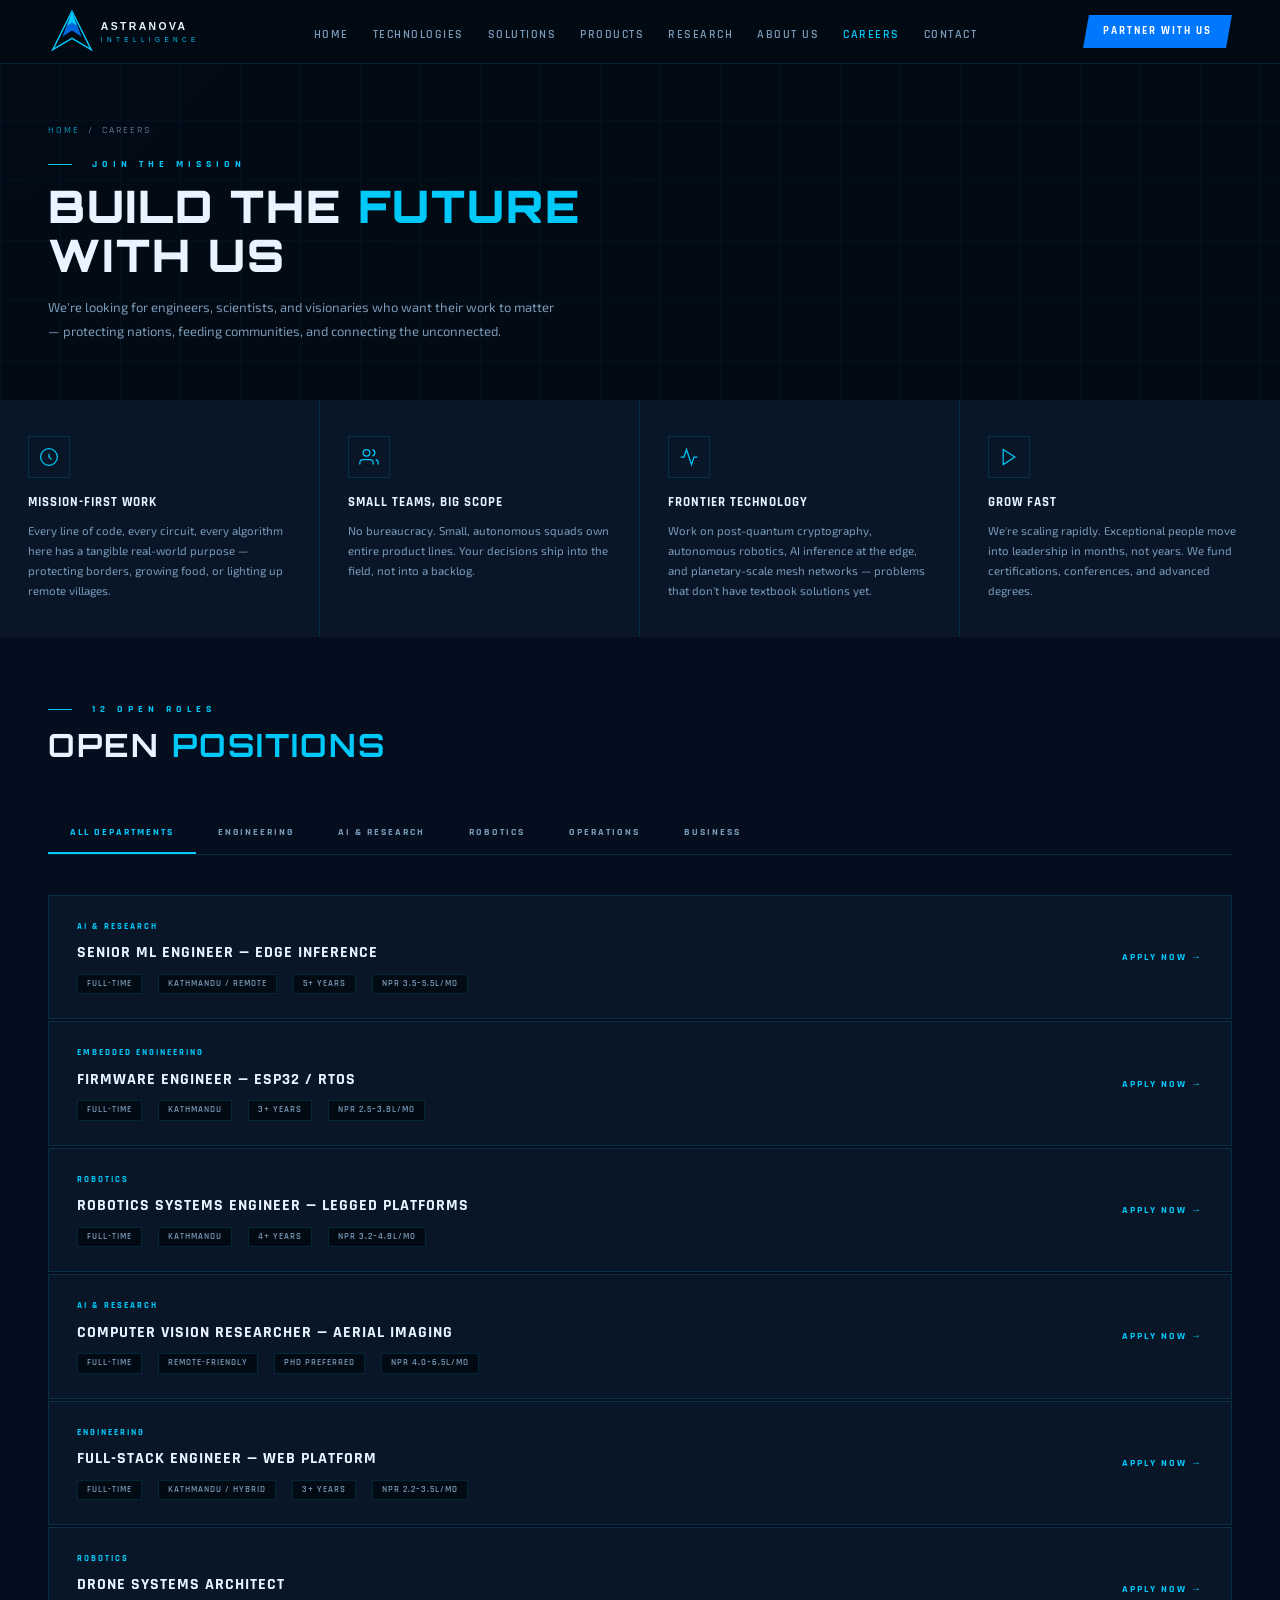
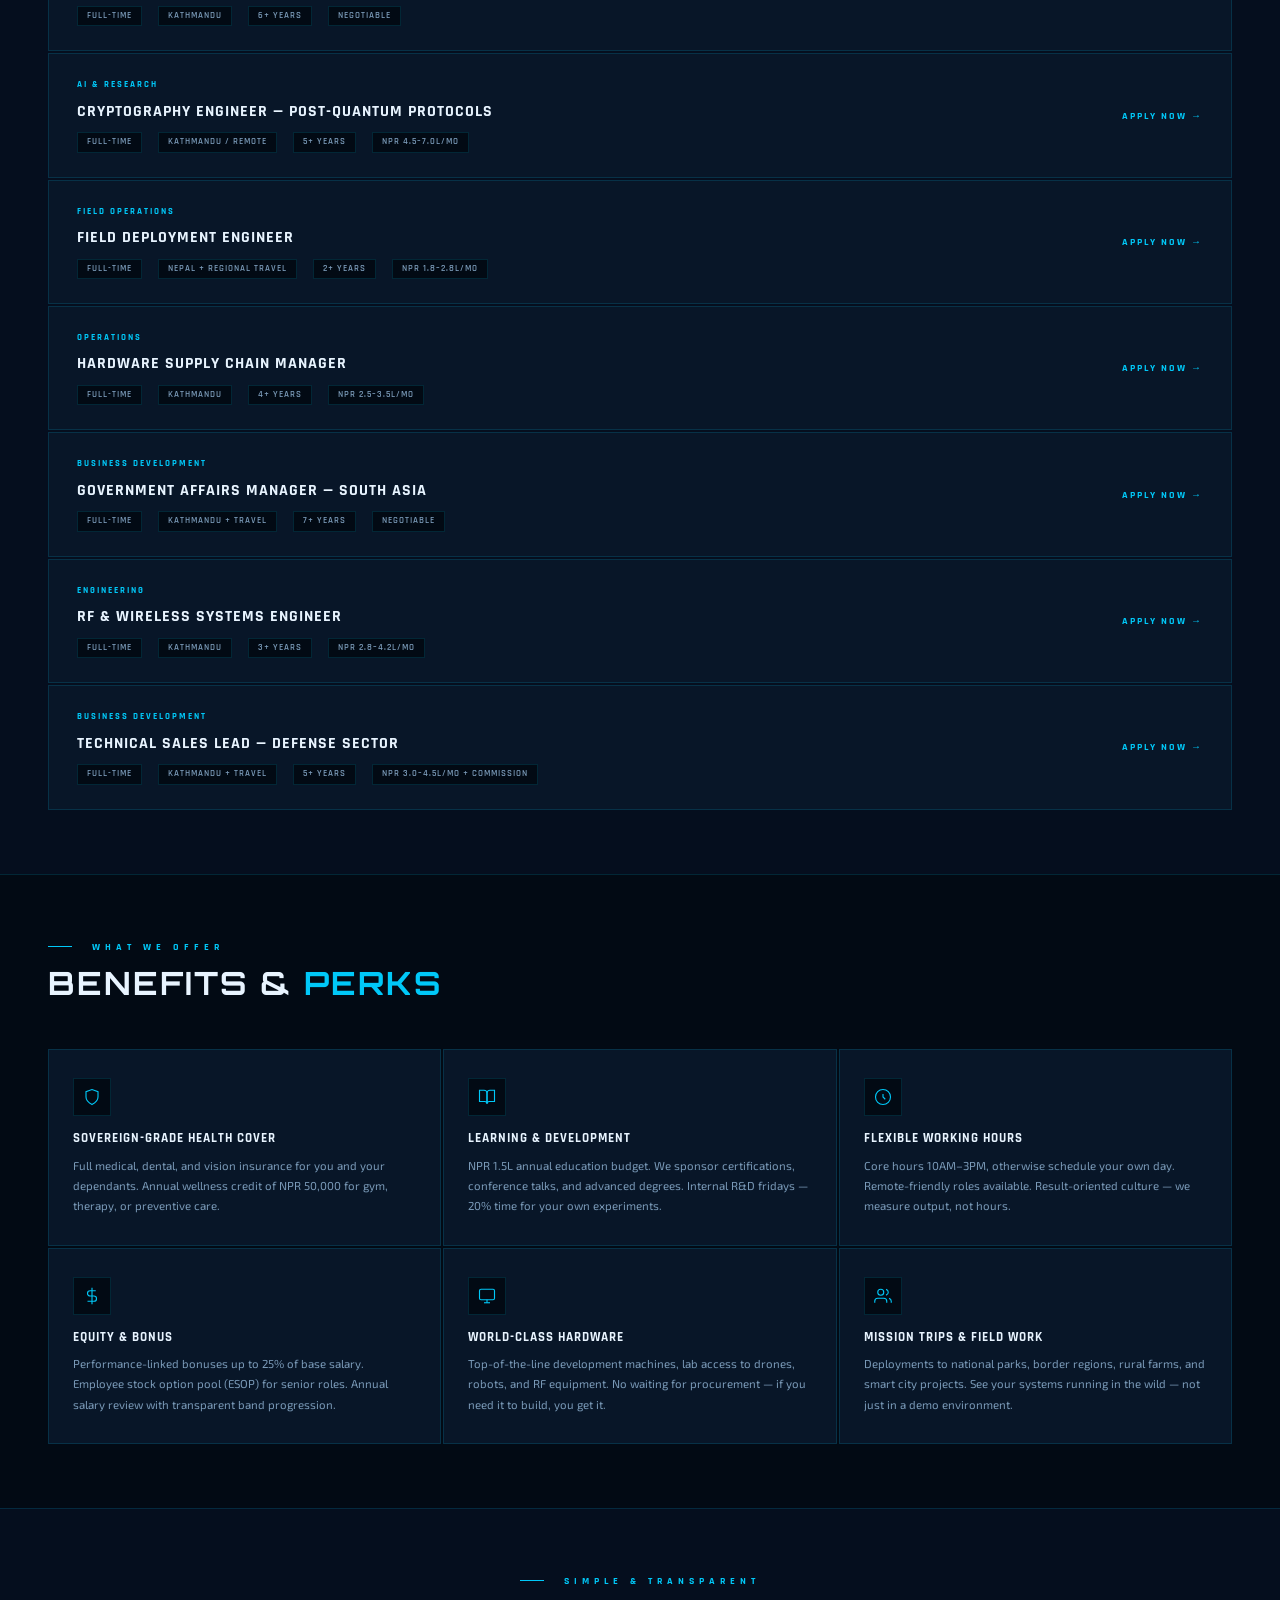
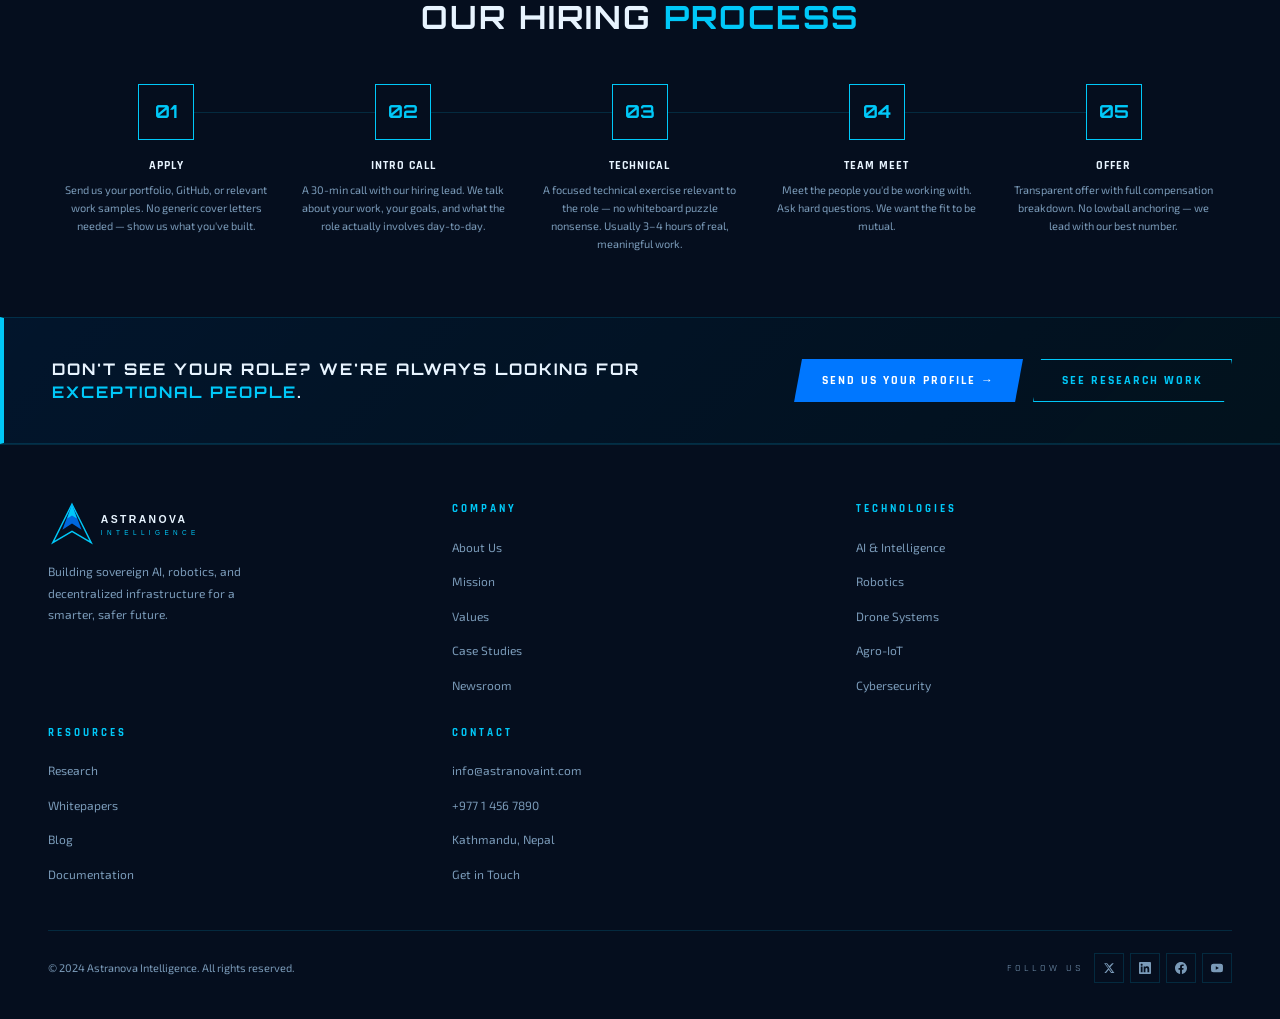
<file: careers.html>
<!DOCTYPE html>
<html lang="en">
<head>
<meta charset="UTF-8">
<meta name="viewport" content="width=device-width, initial-scale=1.0">
<title>Careers — Astranova Intelligence</title>
<link rel="icon" type="image/svg+xml" href="assets/favicon.svg">
<link rel="preconnect" href="https://fonts.googleapis.com">
<link href="https://fonts.googleapis.com/css2?family=Rajdhani:wght@300;400;500;600;700&family=Exo+2:ital,wght@0,300;0,400;0,500;0,600;0,700;1,400&family=Orbitron:wght@400;600;700;900&display=swap" rel="stylesheet">
<link rel="stylesheet" href="style.css">
<style>
/* ── PAGE HERO ─────────────────────────────── */
.page-hero { position:relative; min-height:400px; display:flex; flex-direction:column; justify-content:flex-end; overflow:hidden; padding-top:var(--nav-h); }
.page-hero .hero-bg { position:absolute; inset:0; background:linear-gradient(135deg,rgba(0,119,255,.12) 0%,transparent 55%), url('https://images.unsplash.com/photo-1522071820081-009f0129c71c?w=1600&q=80') center/cover no-repeat; }
.page-hero .hero-bg::after { content:''; position:absolute; inset:0; background:linear-gradient(to right,rgba(2,10,20,.95) 40%,rgba(2,10,20,.6) 100%), linear-gradient(to bottom,transparent 40%,rgba(2,10,20,.94) 100%); }
.page-hero-content { position:relative; z-index:2; padding:56px var(--section-px); }
.page-hero-title { font-family:var(--font-head); font-size:clamp(26px,3.5vw,52px); font-weight:900; line-height:1.1; text-transform:uppercase; letter-spacing:2px; margin-bottom:14px; }
.page-hero-title .hl { color:var(--accent); }
.page-hero-desc { font-size:13px; color:var(--text-muted); max-width:520px; line-height:1.9; }
.breadcrumb { display:flex; align-items:center; gap:8px; margin-bottom:18px; font-family:var(--font-sub); font-size:10px; letter-spacing:2px; text-transform:uppercase; color:var(--text-muted); }
.breadcrumb a { color:var(--accent); transition:opacity .2s; }

/* ── CULTURE STRIP ─────────────────────────── */
.culture-strip { display:grid; grid-template-columns:repeat(4,1fr); }
.culture-item { padding:36px 28px; border-right:1px solid var(--border); background:var(--bg-card); position:relative; overflow:hidden; }
.culture-item:last-child { border-right:none; }
.culture-item::before { content:''; position:absolute; bottom:0; left:0; right:0; height:2px; background:var(--accent); transform:scaleX(0); transform-origin:left; transition:transform .4s; }
.culture-item:hover::before { transform:scaleX(1); }
.culture-icon { width:42px; height:42px; border:1px solid var(--border); display:flex; align-items:center; justify-content:center; margin-bottom:14px; color:var(--accent); }
.culture-title { font-family:var(--font-sub); font-size:13px; font-weight:700; text-transform:uppercase; letter-spacing:1px; margin-bottom:8px; }
.culture-desc { font-size:11.5px; color:var(--text-muted); line-height:1.75; }

/* ── DEPT FILTER ───────────────────────────── */
.dept-tabs { display:flex; gap:0; flex-wrap:wrap; border-bottom:1px solid var(--border); margin-bottom:40px; }
.dept-tab { font-family:var(--font-sub); font-size:10px; font-weight:700; letter-spacing:2px; text-transform:uppercase; color:var(--text-muted); padding:14px 22px; cursor:pointer; border-bottom:2px solid transparent; transition:color .25s,border-color .25s; background:none; border-left:none; border-right:none; border-top:none; }
.dept-tab:hover { color:var(--fg); }
.dept-tab.active { color:var(--accent); border-bottom-color:var(--accent); }

/* ── JOB LISTINGS ──────────────────────────── */
.jobs-list { display:flex; flex-direction:column; gap:2px; }
.job-item { background:var(--bg-card); border:1px solid var(--border); padding:24px 28px; display:grid; grid-template-columns:1fr auto; align-items:center; gap:20px; cursor:pointer; transition:border-color .3s; }
.job-item:hover { border-color:var(--accent); }
.job-item-left {}
.job-dept { font-family:var(--font-sub); font-size:9px; font-weight:700; letter-spacing:2px; text-transform:uppercase; color:var(--accent); margin-bottom:6px; }
.job-title { font-family:var(--font-sub); font-size:16px; font-weight:700; text-transform:uppercase; letter-spacing:1px; margin-bottom:8px; }
.job-meta { display:flex; align-items:center; gap:16px; flex-wrap:wrap; }
.job-tag { font-family:var(--font-sub); font-size:9px; font-weight:600; letter-spacing:1px; text-transform:uppercase; color:var(--text-muted); border:1px solid var(--border); padding:2px 9px; background:var(--bg-deep); }
.job-apply { font-family:var(--font-sub); font-size:10px; font-weight:700; letter-spacing:2px; text-transform:uppercase; color:var(--accent); white-space:nowrap; display:inline-flex; align-items:center; gap:6px; transition:gap .2s; }
.job-apply:hover { gap:10px; }

/* ── PERKS GRID ────────────────────────────── */
.perks-grid { display:grid; grid-template-columns:repeat(3,1fr); gap:2px; }
.perk-card { background:var(--bg-card); border:1px solid var(--border); padding:28px 24px; transition:border-color .3s; }
.perk-card:hover { border-color:var(--accent); }
.perk-icon { width:38px; height:38px; border:1px solid var(--border); display:flex; align-items:center; justify-content:center; margin-bottom:12px; color:var(--accent); background:var(--bg-deep); }
.perk-title { font-family:var(--font-sub); font-size:13px; font-weight:700; text-transform:uppercase; letter-spacing:1px; margin-bottom:7px; }
.perk-desc { font-size:11.5px; color:var(--text-muted); line-height:1.75; }

/* ── HIRING PROCESS ────────────────────────── */
.process-steps { display:grid; grid-template-columns:repeat(5,1fr); position:relative; }
.process-steps::before { content:''; position:absolute; top:28px; left:10%; right:10%; height:1px; background:var(--border); z-index:0; }
.process-step { text-align:center; padding:0 16px 0; position:relative; z-index:1; }
.step-num { width:56px; height:56px; border:1px solid var(--accent); display:flex; align-items:center; justify-content:center; font-family:var(--font-head); font-size:18px; font-weight:700; color:var(--accent); margin:0 auto 16px; background:var(--bg-dark); }
.step-title { font-family:var(--font-sub); font-size:12px; font-weight:700; text-transform:uppercase; letter-spacing:1px; margin-bottom:6px; }
.step-desc { font-size:11px; color:var(--text-muted); line-height:1.65; }

/* ── CTA ───────────────────────────────────── */
.page-cta { background:linear-gradient(135deg,rgba(0,119,255,.1),rgba(0,200,248,.04)); border-top:1px solid var(--border); border-bottom:1px solid var(--border); border-left:4px solid var(--accent); padding:40px var(--section-px); display:flex; align-items:center; justify-content:space-between; gap:28px; flex-wrap:wrap; }
.page-cta-text { font-family:var(--font-head); font-size:16px; font-weight:700; text-transform:uppercase; letter-spacing:2px; line-height:1.4; max-width:600px; }
.page-cta-text .hl { color:var(--accent); }
.page-cta-btns { display:flex; gap:10px; flex-shrink:0; flex-wrap:wrap; }

@media(max-width:1024px){ .culture-strip{grid-template-columns:1fr 1fr;} .culture-item{border-right:none; border-bottom:1px solid var(--border);} .process-steps{grid-template-columns:1fr 1fr; gap:24px;} .process-steps::before{display:none;} .perks-grid{grid-template-columns:1fr 1fr;} }
@media(max-width:768px){ .culture-strip{grid-template-columns:1fr 1fr;} .job-item{grid-template-columns:1fr; gap:12px;} .page-cta{flex-direction:column; align-items:flex-start;} }
@media(max-width:480px){ .culture-strip{grid-template-columns:1fr;} .process-steps{grid-template-columns:1fr;} .perks-grid{grid-template-columns:1fr;} }
</style>
</head>
<body>

<!-- ══ NAV ══════════════════════════════════════ -->
<nav id="mainNav">
  <a href="index.html" class="nav-logo">
    <img src="assets/logo.svg" alt="Astranova Intelligence" width="160" height="48">
  </a>
  <ul class="nav-links">
    <li><a href="index.html">Home</a></li>
    <li><a href="index.html#technologies">Technologies</a></li>
    <li><a href="solutions.html">Solutions</a></li>
    <li><a href="products.html">Products</a></li>
    <li><a href="research.html">Research</a></li>
    <li><a href="index.html#about">About Us</a></li>
    <li><a href="careers.html" style="color:var(--accent)">Careers</a></li>
    <li><a href="index.html#contact">Contact</a></li>
  </ul>
  <div class="nav-right">
    <a href="index.html#contact" class="nav-cta">Partner With Us</a>
    <button class="nav-hamburger" id="navHamburger" aria-label="Open menu"><span></span><span></span><span></span></button>
  </div>
</nav>
<div class="mobile-menu" id="mobileMenu">
  <ul class="mobile-nav-links">
    <li><a href="index.html" onclick="closeMobileMenu()">Home</a></li>
    <li><a href="index.html#technologies" onclick="closeMobileMenu()">Technologies</a></li>
    <li><a href="solutions.html" onclick="closeMobileMenu()">Solutions</a></li>
    <li><a href="products.html" onclick="closeMobileMenu()">Products</a></li>
    <li><a href="research.html" onclick="closeMobileMenu()">Research</a></li>
    <li><a href="index.html#about" onclick="closeMobileMenu()">About Us</a></li>
    <li><a href="careers.html" onclick="closeMobileMenu()">Careers</a></li>
    <li><a href="index.html#contact" onclick="closeMobileMenu()">Contact</a></li>
  </ul>
  <a href="index.html#contact" class="btn-primary mobile-cta" onclick="closeMobileMenu()">Partner With Us →</a>
</div>

<!-- ══ PAGE HERO ═════════════════════════════════ -->
<div class="page-hero">
  <div class="hero-bg"></div>
  <div class="hero-grid"></div>
  <div class="page-hero-content">
    <div class="breadcrumb"><a href="index.html">Home</a><span>/</span><span>Careers</span></div>
    <div class="section-label"><span class="dot"></span> Join The Mission</div>
    <h1 class="page-hero-title">Build The <span class="hl">Future</span><br>With Us</h1>
    <p class="page-hero-desc">We're looking for engineers, scientists, and visionaries who want their work to matter — protecting nations, feeding communities, and connecting the unconnected.</p>
  </div>
</div>

<!-- ══ CULTURE STRIP ═════════════════════════════ -->
<div class="culture-strip">
  <div class="culture-item fade-up">
    <div class="culture-icon"><svg width="20" height="20" fill="none" stroke="currentColor" stroke-width="1.5" viewBox="0 0 24 24"><circle cx="12" cy="12" r="10"/><path d="M12 8v4l3 3"/></svg></div>
    <div class="culture-title">Mission-First Work</div>
    <div class="culture-desc">Every line of code, every circuit, every algorithm here has a tangible real-world purpose — protecting borders, growing food, or lighting up remote villages.</div>
  </div>
  <div class="culture-item fade-up">
    <div class="culture-icon"><svg width="20" height="20" fill="none" stroke="currentColor" stroke-width="1.5" viewBox="0 0 24 24"><path d="M17 21v-2a4 4 0 00-4-4H5a4 4 0 00-4 4v2"/><circle cx="9" cy="7" r="4"/><path d="M23 21v-2a4 4 0 00-3-3.87M16 3.13a4 4 0 010 7.75"/></svg></div>
    <div class="culture-title">Small Teams, Big Scope</div>
    <div class="culture-desc">No bureaucracy. Small, autonomous squads own entire product lines. Your decisions ship into the field, not into a backlog.</div>
  </div>
  <div class="culture-item fade-up">
    <div class="culture-icon"><svg width="20" height="20" fill="none" stroke="currentColor" stroke-width="1.5" viewBox="0 0 24 24"><polyline points="22 12 18 12 15 21 9 3 6 12 2 12"/></svg></div>
    <div class="culture-title">Frontier Technology</div>
    <div class="culture-desc">Work on post-quantum cryptography, autonomous robotics, AI inference at the edge, and planetary-scale mesh networks — problems that don't have textbook solutions yet.</div>
  </div>
  <div class="culture-item fade-up">
    <div class="culture-icon"><svg width="20" height="20" fill="none" stroke="currentColor" stroke-width="1.5" viewBox="0 0 24 24"><path d="M5 3l14 9-14 9V3z"/></svg></div>
    <div class="culture-title">Grow Fast</div>
    <div class="culture-desc">We're scaling rapidly. Exceptional people move into leadership in months, not years. We fund certifications, conferences, and advanced degrees.</div>
  </div>
</div>

<!-- ══ JOB LISTINGS ══════════════════════════════ -->
<section style="background:var(--bg-dark); padding:64px var(--section-px);" id="positions">
  <div class="section-header fade-up" style="margin-bottom:36px;">
    <div class="section-header-row">
      <div>
        <div class="section-label"><span class="dot"></span> 12 Open Roles</div>
        <h2 class="section-title">Open <span class="hl">Positions</span></h2>
      </div>
    </div>
  </div>

  <div class="dept-tabs fade-up">
    <button class="dept-tab active" onclick="filterJobs('all',this)">All Departments</button>
    <button class="dept-tab" onclick="filterJobs('engineering',this)">Engineering</button>
    <button class="dept-tab" onclick="filterJobs('ai',this)">AI & Research</button>
    <button class="dept-tab" onclick="filterJobs('robotics',this)">Robotics</button>
    <button class="dept-tab" onclick="filterJobs('ops',this)">Operations</button>
    <button class="dept-tab" onclick="filterJobs('business',this)">Business</button>
  </div>

  <div class="jobs-list fade-up" id="jobsList">

    <div class="job-item" data-dept="ai">
      <div class="job-item-left">
        <div class="job-dept">AI &amp; Research</div>
        <div class="job-title">Senior ML Engineer — Edge Inference</div>
        <div class="job-meta">
          <span class="job-tag">Full-time</span>
          <span class="job-tag">Kathmandu / Remote</span>
          <span class="job-tag">5+ Years</span>
          <span class="job-tag">NPR 3.5–5.5L/mo</span>
        </div>
      </div>
      <a href="index.html#contact" class="job-apply">Apply Now →</a>
    </div>

    <div class="job-item" data-dept="engineering">
      <div class="job-item-left">
        <div class="job-dept">Embedded Engineering</div>
        <div class="job-title">Firmware Engineer — ESP32 / RTOS</div>
        <div class="job-meta">
          <span class="job-tag">Full-time</span>
          <span class="job-tag">Kathmandu</span>
          <span class="job-tag">3+ Years</span>
          <span class="job-tag">NPR 2.5–3.8L/mo</span>
        </div>
      </div>
      <a href="index.html#contact" class="job-apply">Apply Now →</a>
    </div>

    <div class="job-item" data-dept="robotics">
      <div class="job-item-left">
        <div class="job-dept">Robotics</div>
        <div class="job-title">Robotics Systems Engineer — Legged Platforms</div>
        <div class="job-meta">
          <span class="job-tag">Full-time</span>
          <span class="job-tag">Kathmandu</span>
          <span class="job-tag">4+ Years</span>
          <span class="job-tag">NPR 3.2–4.8L/mo</span>
        </div>
      </div>
      <a href="index.html#contact" class="job-apply">Apply Now →</a>
    </div>

    <div class="job-item" data-dept="ai">
      <div class="job-item-left">
        <div class="job-dept">AI &amp; Research</div>
        <div class="job-title">Computer Vision Researcher — Aerial Imaging</div>
        <div class="job-meta">
          <span class="job-tag">Full-time</span>
          <span class="job-tag">Remote-Friendly</span>
          <span class="job-tag">PhD Preferred</span>
          <span class="job-tag">NPR 4.0–6.5L/mo</span>
        </div>
      </div>
      <a href="index.html#contact" class="job-apply">Apply Now →</a>
    </div>

    <div class="job-item" data-dept="engineering">
      <div class="job-item-left">
        <div class="job-dept">Engineering</div>
        <div class="job-title">Full-Stack Engineer — Web Platform</div>
        <div class="job-meta">
          <span class="job-tag">Full-time</span>
          <span class="job-tag">Kathmandu / Hybrid</span>
          <span class="job-tag">3+ Years</span>
          <span class="job-tag">NPR 2.2–3.5L/mo</span>
        </div>
      </div>
      <a href="index.html#contact" class="job-apply">Apply Now →</a>
    </div>

    <div class="job-item" data-dept="robotics">
      <div class="job-item-left">
        <div class="job-dept">Robotics</div>
        <div class="job-title">Drone Systems Architect</div>
        <div class="job-meta">
          <span class="job-tag">Full-time</span>
          <span class="job-tag">Kathmandu</span>
          <span class="job-tag">6+ Years</span>
          <span class="job-tag">Negotiable</span>
        </div>
      </div>
      <a href="index.html#contact" class="job-apply">Apply Now →</a>
    </div>

    <div class="job-item" data-dept="ai">
      <div class="job-item-left">
        <div class="job-dept">AI &amp; Research</div>
        <div class="job-title">Cryptography Engineer — Post-Quantum Protocols</div>
        <div class="job-meta">
          <span class="job-tag">Full-time</span>
          <span class="job-tag">Kathmandu / Remote</span>
          <span class="job-tag">5+ Years</span>
          <span class="job-tag">NPR 4.5–7.0L/mo</span>
        </div>
      </div>
      <a href="index.html#contact" class="job-apply">Apply Now →</a>
    </div>

    <div class="job-item" data-dept="ops">
      <div class="job-item-left">
        <div class="job-dept">Field Operations</div>
        <div class="job-title">Field Deployment Engineer</div>
        <div class="job-meta">
          <span class="job-tag">Full-time</span>
          <span class="job-tag">Nepal + Regional Travel</span>
          <span class="job-tag">2+ Years</span>
          <span class="job-tag">NPR 1.8–2.8L/mo</span>
        </div>
      </div>
      <a href="index.html#contact" class="job-apply">Apply Now →</a>
    </div>

    <div class="job-item" data-dept="ops">
      <div class="job-item-left">
        <div class="job-dept">Operations</div>
        <div class="job-title">Hardware Supply Chain Manager</div>
        <div class="job-meta">
          <span class="job-tag">Full-time</span>
          <span class="job-tag">Kathmandu</span>
          <span class="job-tag">4+ Years</span>
          <span class="job-tag">NPR 2.5–3.5L/mo</span>
        </div>
      </div>
      <a href="index.html#contact" class="job-apply">Apply Now →</a>
    </div>

    <div class="job-item" data-dept="business">
      <div class="job-item-left">
        <div class="job-dept">Business Development</div>
        <div class="job-title">Government Affairs Manager — South Asia</div>
        <div class="job-meta">
          <span class="job-tag">Full-time</span>
          <span class="job-tag">Kathmandu + Travel</span>
          <span class="job-tag">7+ Years</span>
          <span class="job-tag">Negotiable</span>
        </div>
      </div>
      <a href="index.html#contact" class="job-apply">Apply Now →</a>
    </div>

    <div class="job-item" data-dept="engineering">
      <div class="job-item-left">
        <div class="job-dept">Engineering</div>
        <div class="job-title">RF &amp; Wireless Systems Engineer</div>
        <div class="job-meta">
          <span class="job-tag">Full-time</span>
          <span class="job-tag">Kathmandu</span>
          <span class="job-tag">3+ Years</span>
          <span class="job-tag">NPR 2.8–4.2L/mo</span>
        </div>
      </div>
      <a href="index.html#contact" class="job-apply">Apply Now →</a>
    </div>

    <div class="job-item" data-dept="business">
      <div class="job-item-left">
        <div class="job-dept">Business Development</div>
        <div class="job-title">Technical Sales Lead — Defense Sector</div>
        <div class="job-meta">
          <span class="job-tag">Full-time</span>
          <span class="job-tag">Kathmandu + Travel</span>
          <span class="job-tag">5+ Years</span>
          <span class="job-tag">NPR 3.0–4.5L/mo + Commission</span>
        </div>
      </div>
      <a href="index.html#contact" class="job-apply">Apply Now →</a>
    </div>

  </div>
</section>

<!-- ══ PERKS ══════════════════════════════════════ -->
<section style="background:var(--bg-deep); padding:64px var(--section-px); border-top:1px solid var(--border);">
  <div class="section-header fade-up" style="margin-bottom:36px;">
    <div class="section-header-row">
      <div>
        <div class="section-label"><span class="dot"></span> What We Offer</div>
        <h2 class="section-title">Benefits &amp; <span class="hl">Perks</span></h2>
      </div>
    </div>
  </div>

  <div class="perks-grid fade-up">
    <div class="perk-card">
      <div class="perk-icon"><svg width="18" height="18" fill="none" stroke="currentColor" stroke-width="1.5" viewBox="0 0 24 24"><path d="M12 22s8-4 8-10V5l-8-3-8 3v7c0 6 8 10 8 10z"/></svg></div>
      <div class="perk-title">Sovereign-Grade Health Cover</div>
      <div class="perk-desc">Full medical, dental, and vision insurance for you and your dependants. Annual wellness credit of NPR 50,000 for gym, therapy, or preventive care.</div>
    </div>
    <div class="perk-card">
      <div class="perk-icon"><svg width="18" height="18" fill="none" stroke="currentColor" stroke-width="1.5" viewBox="0 0 24 24"><path d="M2 3h6a4 4 0 014 4v14a3 3 0 00-3-3H2z"/><path d="M22 3h-6a4 4 0 00-4 4v14a3 3 0 013-3h7z"/></svg></div>
      <div class="perk-title">Learning & Development</div>
      <div class="perk-desc">NPR 1.5L annual education budget. We sponsor certifications, conference talks, and advanced degrees. Internal R&D fridays — 20% time for your own experiments.</div>
    </div>
    <div class="perk-card">
      <div class="perk-icon"><svg width="18" height="18" fill="none" stroke="currentColor" stroke-width="1.5" viewBox="0 0 24 24"><circle cx="12" cy="12" r="10"/><path d="M12 8v4l3 3"/></svg></div>
      <div class="perk-title">Flexible Working Hours</div>
      <div class="perk-desc">Core hours 10AM–3PM, otherwise schedule your own day. Remote-friendly roles available. Result-oriented culture — we measure output, not hours.</div>
    </div>
    <div class="perk-card">
      <div class="perk-icon"><svg width="18" height="18" fill="none" stroke="currentColor" stroke-width="1.5" viewBox="0 0 24 24"><line x1="12" y1="1" x2="12" y2="23"/><path d="M17 5H9.5a3.5 3.5 0 000 7h5a3.5 3.5 0 010 7H6"/></svg></div>
      <div class="perk-title">Equity & Bonus</div>
      <div class="perk-desc">Performance-linked bonuses up to 25% of base salary. Employee stock option pool (ESOP) for senior roles. Annual salary review with transparent band progression.</div>
    </div>
    <div class="perk-card">
      <div class="perk-icon"><svg width="18" height="18" fill="none" stroke="currentColor" stroke-width="1.5" viewBox="0 0 24 24"><rect x="2" y="3" width="20" height="14" rx="2"/><line x1="8" y1="21" x2="16" y2="21"/><line x1="12" y1="17" x2="12" y2="21"/></svg></div>
      <div class="perk-title">World-Class Hardware</div>
      <div class="perk-desc">Top-of-the-line development machines, lab access to drones, robots, and RF equipment. No waiting for procurement — if you need it to build, you get it.</div>
    </div>
    <div class="perk-card">
      <div class="perk-icon"><svg width="18" height="18" fill="none" stroke="currentColor" stroke-width="1.5" viewBox="0 0 24 24"><path d="M17 21v-2a4 4 0 00-4-4H5a4 4 0 00-4 4v2"/><circle cx="9" cy="7" r="4"/><path d="M23 21v-2a4 4 0 00-3-3.87M16 3.13a4 4 0 010 7.75"/></svg></div>
      <div class="perk-title">Mission Trips & Field Work</div>
      <div class="perk-desc">Deployments to national parks, border regions, rural farms, and smart city projects. See your systems running in the wild — not just in a demo environment.</div>
    </div>
  </div>
</section>

<!-- ══ HIRING PROCESS ═════════════════════════════ -->
<section style="background:var(--bg-dark); padding:64px var(--section-px); border-top:1px solid var(--border);">
  <div class="section-header fade-up" style="margin-bottom:48px; text-align:center;">
    <div class="section-label" style="justify-content:center;"><span class="dot"></span> Simple & Transparent</div>
    <h2 class="section-title">Our Hiring <span class="hl">Process</span></h2>
  </div>

  <div class="process-steps fade-up">
    <div class="process-step">
      <div class="step-num">01</div>
      <div class="step-title">Apply</div>
      <div class="step-desc">Send us your portfolio, GitHub, or relevant work samples. No generic cover letters needed — show us what you've built.</div>
    </div>
    <div class="process-step">
      <div class="step-num">02</div>
      <div class="step-title">Intro Call</div>
      <div class="step-desc">A 30-min call with our hiring lead. We talk about your work, your goals, and what the role actually involves day-to-day.</div>
    </div>
    <div class="process-step">
      <div class="step-num">03</div>
      <div class="step-title">Technical</div>
      <div class="step-desc">A focused technical exercise relevant to the role — no whiteboard puzzle nonsense. Usually 3–4 hours of real, meaningful work.</div>
    </div>
    <div class="process-step">
      <div class="step-num">04</div>
      <div class="step-title">Team Meet</div>
      <div class="step-desc">Meet the people you'd be working with. Ask hard questions. We want the fit to be mutual.</div>
    </div>
    <div class="process-step">
      <div class="step-num">05</div>
      <div class="step-title">Offer</div>
      <div class="step-desc">Transparent offer with full compensation breakdown. No lowball anchoring — we lead with our best number.</div>
    </div>
  </div>
</section>

<!-- ══ PAGE CTA ═══════════════════════════════════ -->
<div class="page-cta">
  <div class="page-cta-text">Don't see your role? We're always looking for <span class="hl">exceptional people</span>.</div>
  <div class="page-cta-btns">
    <a href="index.html#contact" class="btn-primary">Send Us Your Profile →</a>
    <a href="research.html" class="btn-outline">See Research Work</a>
  </div>
</div>

<!-- ══ FOOTER ════════════════════════════════════ -->
<footer>
  <div class="footer-top">
    <div>
      <a href="index.html" class="nav-logo" style="margin-bottom:6px;">
        <img src="assets/logo.svg" alt="Astranova Intelligence" width="160" height="48">
      </a>
      <p class="footer-brand-desc">Building sovereign AI, robotics, and decentralized infrastructure for a smarter, safer future.</p>
    </div>
    <div>
      <div class="footer-col-title">Company</div>
      <ul class="footer-links">
        <li><a href="index.html#about">About Us</a></li>
        <li><a href="index.html#about">Mission</a></li>
        <li><a href="index.html#about">Values</a></li>
        <li><a href="#">Case Studies</a></li>
        <li><a href="news.html">Newsroom</a></li>
      </ul>
    </div>
    <div>
      <div class="footer-col-title">Technologies</div>
      <ul class="footer-links">
        <li><a href="index.html#technologies">AI &amp; Intelligence</a></li>
        <li><a href="index.html#technologies">Robotics</a></li>
        <li><a href="index.html#technologies">Drone Systems</a></li>
        <li><a href="index.html#technologies">Agro-IoT</a></li>
        <li><a href="index.html#technologies">Cybersecurity</a></li>
      </ul>
    </div>
    <div>
      <div class="footer-col-title">Resources</div>
      <ul class="footer-links">
        <li><a href="research.html">Research</a></li>
        <li><a href="research.html">Whitepapers</a></li>
        <li><a href="news.html">Blog</a></li>
        <li><a href="research.html">Documentation</a></li>
      </ul>
    </div>
    <div>
      <div class="footer-col-title">Contact</div>
      <ul class="footer-links">
        <li><a href="mailto:info@astranovaint.com">info@astranovaint.com</a></li>
        <li><a href="#">+977 1 456 7890</a></li>
        <li><a href="#">Kathmandu, Nepal</a></li>
        <li><a href="index.html#contact">Get in Touch</a></li>
      </ul>
    </div>
  </div>
  <div class="footer-bottom">
    <div class="footer-copy">© 2024 Astranova Intelligence. All rights reserved.</div>
    <div class="footer-socials-wrap">
      <span class="footer-follow">Follow Us</span>
      <div class="footer-socials">
        <div class="social-icon"><svg width="12" height="12" fill="currentColor" viewBox="0 0 24 24"><path d="M18.244 2.25h3.308l-7.227 8.26 8.502 11.24H16.17l-4.714-6.231-5.401 6.231H2.742l7.518-8.594L2.25 2.25h6.044l4.277 5.662L18.244 2.25zm-1.161 17.52h1.833L7.084 4.126H5.117L17.083 19.77z"/></svg></div>
        <div class="social-icon"><svg width="12" height="12" fill="currentColor" viewBox="0 0 24 24"><path d="M20.447 20.452h-3.554v-5.569c0-1.328-.027-3.037-1.852-3.037-1.853 0-2.136 1.445-2.136 2.939v5.667H9.351V9h3.414v1.561h.046c.477-.9 1.637-1.85 3.37-1.85 3.601 0 4.267 2.37 4.267 5.455v6.286zM5.337 7.433c-1.144 0-2.063-.926-2.063-2.065 0-1.138.92-2.063 2.063-2.063 1.14 0 2.064.925 2.064 2.063 0 1.139-.925 2.065-2.064 2.065zm1.782 13.019H3.555V9h3.564v11.452zM22.225 0H1.771C.792 0 0 .774 0 1.729v20.542C0 23.227.792 24 1.771 24h20.451C23.2 24 24 23.227 24 22.271V1.729C24 .774 23.2 0 22.222 0h.003z"/></svg></div>
        <div class="social-icon"><svg width="12" height="12" fill="currentColor" viewBox="0 0 24 24"><path d="M24 12.073c0-6.627-5.373-12-12-12s-12 5.373-12 12c0 5.99 4.388 10.954 10.125 11.854v-8.385H7.078v-3.47h3.047V9.43c0-3.007 1.792-4.669 4.533-4.669 1.312 0 2.686.235 2.686.235v2.953H15.83c-1.491 0-1.956.925-1.956 1.874v2.25h3.328l-.532 3.47h-2.796v8.385C19.612 23.027 24 18.062 24 12.073z"/></svg></div>
        <div class="social-icon"><svg width="12" height="12" fill="currentColor" viewBox="0 0 24 24"><path d="M23.498 6.186a3.016 3.016 0 00-2.122-2.136C19.505 3.545 12 3.545 12 3.545s-7.505 0-9.377.505A3.017 3.017 0 00.502 6.186C0 8.07 0 12 0 12s0 3.93.502 5.814a3.016 3.016 0 002.122 2.136c1.871.505 9.376.505 9.376.505s7.505 0 9.377-.505a3.015 3.015 0 002.122-2.136C24 15.93 24 12 24 12s0-3.93-.502-5.814zM9.545 15.568V8.432L15.818 12l-6.273 3.568z"/></svg></div>
      </div>
    </div>
  </div>
</footer>

<script src="js/main.js"></script>
<script>
function filterJobs(dept, el) {
  document.querySelectorAll('.dept-tab').forEach(b => b.classList.remove('active'));
  el.classList.add('active');
  document.querySelectorAll('#jobsList .job-item').forEach(item => {
    const show = dept === 'all' || item.dataset.dept === dept;
    item.style.display = show ? '' : 'none';
  });
}
</script>
</body>
</html>
</file>
<file: style.css>
/* ── RESET & VARIABLES ─────────────────────── */
:root {
  --bg-deep: #020a14;
  --bg-dark: #050e1e;
  --bg-card: #081628;
  --bg-card2: #0a1c30;
  --accent: #00c8f8;
  --accent2: #0077ff;
  --accent3: #00f0a0;
  --text: #e8f4ff;
  --text-muted: #7a9ab8;
  --border: rgba(0,200,248,0.15);
  --border2: rgba(0,200,248,0.28);
  --glow: 0 0 30px rgba(0,200,248,0.22);
  --font-head: 'Orbitron', sans-serif;
  --font-body: 'Exo 2', sans-serif;
  --font-sub: 'Rajdhani', sans-serif;
  --section-px: 80px;
  --section-py: 80px;
  --nav-h: 64px;
}
*, *::before, *::after { margin: 0; padding: 0; box-sizing: border-box; }
html { scroll-behavior: smooth; font-size: 16px; }
body { background: var(--bg-deep); color: var(--text); font-family: var(--font-body); overflow-x: hidden; line-height: 1.6; }
img { max-width: 100%; display: block; }
a { color: inherit; text-decoration: none; }
button { cursor: pointer; font-family: inherit; }
::-webkit-scrollbar { width: 4px; }
::-webkit-scrollbar-track { background: var(--bg-deep); }
::-webkit-scrollbar-thumb { background: var(--accent2); border-radius: 2px; }

/* ── NAV ───────────────────────────────────── */
nav {
  position: fixed; top: 0; left: 0; right: 0; z-index: 1000;
  display: flex; align-items: center; justify-content: space-between;
  padding: 0 var(--section-px); height: var(--nav-h);
  background: rgba(2,10,20,0.96); backdrop-filter: blur(20px);
  border-bottom: 1px solid var(--border);
}
.nav-logo { display: flex; align-items: center; gap: 10px; flex-shrink: 0; }
.nav-logo-text { font-family: var(--font-head); font-size: 11px; font-weight: 700; color: var(--text); letter-spacing: 3px; line-height: 1.2; }
.nav-logo-text span { color: var(--accent); font-size: 7px; font-weight: 400; letter-spacing: 5px; display: block; }
.nav-links { display: flex; gap: 24px; list-style: none; }
.nav-links a { font-family: var(--font-sub); font-size: 11.5px; font-weight: 600; letter-spacing: 1.5px; color: var(--text-muted); text-transform: uppercase; transition: color .2s; white-space: nowrap; }
.nav-links a:hover, .nav-links a.active { color: var(--accent); }
.nav-right { display: flex; align-items: center; gap: 14px; }
.nav-cta {
  background: var(--accent2); color: #fff; padding: 8px 20px;
  font-family: var(--font-sub); font-size: 11px; font-weight: 700; letter-spacing: 2px;
  text-transform: uppercase; clip-path: polygon(6px 0,100% 0,calc(100% - 6px) 100%,0 100%);
  transition: background .2s; white-space: nowrap; display: inline-block;
}
.nav-cta:hover { background: var(--accent); color: #000; }

/* Hamburger */
.nav-hamburger {
  display: none; flex-direction: column; justify-content: center; align-items: center;
  gap: 5px; width: 38px; height: 38px; background: transparent;
  border: 1px solid var(--border2); padding: 8px; flex-shrink: 0;
}
.nav-hamburger span { display: block; width: 18px; height: 1.5px; background: var(--accent); transition: transform .3s, opacity .3s; }
.nav-hamburger.open span:nth-child(1) { transform: translateY(6.5px) rotate(45deg); }
.nav-hamburger.open span:nth-child(2) { opacity: 0; }
.nav-hamburger.open span:nth-child(3) { transform: translateY(-6.5px) rotate(-45deg); }

/* Mobile menu */
.mobile-menu {
  display: none; position: fixed; top: var(--nav-h); left: 0; right: 0; bottom: 0;
  background: rgba(2,10,20,0.98); backdrop-filter: blur(24px);
  z-index: 999; padding: 32px 24px; overflow-y: auto;
  flex-direction: column; gap: 0; border-top: 1px solid var(--border);
}
.mobile-menu.open { display: flex; }
.mobile-nav-links { list-style: none; display: flex; flex-direction: column; }
.mobile-nav-links li a {
  display: flex; align-items: center; padding: 16px 0;
  font-family: var(--font-sub); font-size: 17px; font-weight: 700; letter-spacing: 2px;
  text-transform: uppercase; color: var(--text-muted);
  border-bottom: 1px solid var(--border); transition: color .2s, padding-left .2s;
}
.mobile-nav-links li a:hover { color: var(--accent); padding-left: 8px; }
.mobile-cta { margin-top: 28px; display: inline-block; align-self: flex-start; }

/* ── BUTTONS ───────────────────────────────── */
.btn-primary {
  background: var(--accent2); color: #fff; padding: 12px 28px;
  font-family: var(--font-sub); font-size: 12px; font-weight: 700; letter-spacing: 2px;
  text-transform: uppercase; border: none; display: inline-block;
  clip-path: polygon(8px 0,100% 0,calc(100% - 8px) 100%,0 100%);
  transition: background .2s, box-shadow .2s;
}
.btn-primary:hover { background: var(--accent); color: #000; box-shadow: 0 0 20px rgba(0,200,248,0.3); }
.btn-outline {
  background: transparent; color: var(--accent); border: 1px solid var(--accent);
  padding: 11px 28px; font-family: var(--font-sub); font-size: 12px; font-weight: 700;
  letter-spacing: 2px; text-transform: uppercase; display: inline-block;
  clip-path: polygon(8px 0,100% 0,calc(100% - 8px) 100%,0 100%);
  transition: background .2s, color .2s;
}
.btn-outline:hover { background: rgba(0,200,248,0.1); }
.view-all {
  font-family: var(--font-sub); font-size: 11px; font-weight: 700; letter-spacing: 2px;
  text-transform: uppercase; color: var(--accent); display: inline-flex; align-items: center; gap: 6px;
  white-space: nowrap; transition: gap .2s;
}
.view-all:hover { gap: 12px; }

/* ── SECTION COMMON ────────────────────────── */
section { padding: var(--section-py) var(--section-px); }
.section-label {
  font-family: var(--font-sub); font-size: 10px; font-weight: 700; letter-spacing: 5px;
  text-transform: uppercase; color: var(--accent); margin-bottom: 10px;
  display: flex; align-items: center; gap: 10px;
}
.section-label::before { content: ''; width: 24px; height: 1px; background: var(--accent); flex-shrink: 0; }
.section-title {
  font-family: var(--font-head); font-size: clamp(20px, 2.5vw, 34px);
  font-weight: 700; text-transform: uppercase; letter-spacing: 2px; line-height: 1.15; margin-bottom: 12px;
}
.section-title .hl { color: var(--accent); }
.section-desc { font-size: 13.5px; color: var(--text-muted); max-width: 560px; line-height: 1.85; margin-bottom: 44px; }
.section-header-row { display: flex; align-items: flex-end; justify-content: space-between; margin-bottom: 36px; gap: 20px; flex-wrap: wrap; }
.section-header-row > div { flex: 1; min-width: 0; }

/* ── HERO ──────────────────────────────────── */
#home {
  position: relative; min-height: 100vh;
  display: flex; flex-direction: column; justify-content: center;
  overflow: hidden; padding-top: var(--nav-h);
}
.hero-bg {
  position: absolute; inset: 0;
  background:
    linear-gradient(135deg, rgba(0,119,255,0.10) 0%, transparent 50%),
    url('https://images.unsplash.com/photo-1473968512647-3e447244af8f?w=1600&q=80') center/cover no-repeat;
}
.hero-bg::after {
  content: ''; position: absolute; inset: 0;
  background: linear-gradient(to right, rgba(2,10,20,0.94) 40%, rgba(2,10,20,0.65) 70%, rgba(2,10,20,0.25) 100%),
              linear-gradient(to bottom, transparent 50%, var(--bg-deep) 100%);
}
.hero-grid {
  position: absolute; inset: 0; opacity: 0.04;
  background-image: linear-gradient(var(--accent) 1px, transparent 1px), linear-gradient(90deg, var(--accent) 1px, transparent 1px);
  background-size: 60px 60px;
}
.hero-content { position: relative; z-index: 2; padding: 0 var(--section-px); max-width: 700px; }
.hero-tag {
  display: inline-flex; align-items: center; gap: 8px;
  background: rgba(0,200,248,0.08); border: 1px solid rgba(0,200,248,0.35);
  padding: 5px 14px; font-family: var(--font-sub); font-size: 10px; font-weight: 700;
  letter-spacing: 3px; text-transform: uppercase; color: var(--accent); margin-bottom: 22px;
}
.hero-tag .dot { width: 5px; height: 5px; background: var(--accent); border-radius: 50%; animation: blink 1.5s infinite; flex-shrink: 0; }
@keyframes blink { 0%,100%{opacity:1;transform:scale(1)} 50%{opacity:.3;transform:scale(1.5)} }
.hero-title {
  font-family: var(--font-head); font-size: clamp(30px, 4vw, 56px);
  font-weight: 900; line-height: 1.07; text-transform: uppercase;
  letter-spacing: 2px; margin-bottom: 20px;
}
.hero-title .hl { color: var(--accent); }
.hero-desc { font-size: 13.5px; color: var(--text-muted); max-width: 460px; margin-bottom: 34px; line-height: 1.9; }
.hero-btns { display: flex; gap: 12px; flex-wrap: wrap; }

.hero-bottom { position: relative; z-index: 2; margin-top: 56px; }
.hero-tech-strip {
  background: rgba(8,22,40,0.92); border-top: 1px solid var(--border); border-bottom: 1px solid var(--border);
  padding: 0 var(--section-px); display: flex; align-items: stretch;
}
.hero-tech-item {
  display: flex; align-items: center; gap: 12px;
  padding: 18px 28px; border-right: 1px solid var(--border); flex: 1;
}
.hero-tech-item:first-child { padding-left: 0; }
.hero-tech-item:last-child { border-right: none; }
.hero-tech-icon { color: var(--accent); flex-shrink: 0; }
.hero-tech-name { font-family: var(--font-sub); font-size: 11px; font-weight: 700; letter-spacing: 2px; text-transform: uppercase; color: var(--text); }
.hero-tech-sub { font-size: 10px; color: var(--text-muted); margin-top: 2px; }

.hero-stats-strip {
  background: rgba(2,10,20,0.75); padding: 22px var(--section-px);
  display: flex; border-bottom: 1px solid var(--border);
}
.hero-stat { flex: 1; padding: 0 28px; border-right: 1px solid var(--border); }
.hero-stat:first-child { padding-left: 0; }
.hero-stat:last-child { border-right: none; }
.hero-stat-num { font-family: var(--font-head); font-size: 24px; font-weight: 700; color: var(--accent); line-height: 1; }
.hero-stat-lbl { font-family: var(--font-sub); font-size: 10px; letter-spacing: 2px; color: var(--text-muted); text-transform: uppercase; margin-top: 5px; }

/* ── TECHNOLOGIES ──────────────────────────── */
#technologies { background: var(--bg-dark); }
.tech-cards-row { display: grid; grid-template-columns: repeat(6, 1fr); gap: 2px; margin-bottom: 2px; }
.tech-card {
  background: var(--bg-card); border: 1px solid var(--border); padding: 26px 16px;
  position: relative; overflow: hidden; transition: border-color .3s, transform .3s;
}
.tech-card::before {
  content: ''; position: absolute; top: 0; left: 0; right: 0; height: 2px;
  background: linear-gradient(90deg, transparent, var(--accent), transparent); opacity: 0; transition: opacity .3s;
}
.tech-card:hover { border-color: var(--accent); transform: translateY(-3px); }
.tech-card:hover::before { opacity: 1; }
.tech-card-icon { color: var(--accent); margin-bottom: 14px; }
.tech-card-name { font-family: var(--font-head); font-size: 9.5px; font-weight: 700; letter-spacing: 1.5px; text-transform: uppercase; color: var(--accent); margin-bottom: 8px; }
.tech-card-desc { font-size: 11px; color: var(--text-muted); line-height: 1.65; }

.tech-tabs-wrap { display: grid; grid-template-columns: 200px 1fr; gap: 2px; }
.tech-tab-list { display: flex; flex-direction: column; background: var(--bg-card); }
.tech-tab {
  padding: 17px 20px; cursor: pointer; border-left: 2px solid transparent;
  font-family: var(--font-sub); font-size: 11.5px; font-weight: 600; letter-spacing: 1.5px;
  text-transform: uppercase; color: var(--text-muted); transition: all .2s;
  display: flex; align-items: center; gap: 10px; border-bottom: 1px solid var(--border);
}
.tech-tab:last-child { border-bottom: none; }
.tech-tab.active, .tech-tab:hover { border-left-color: var(--accent); background: var(--bg-card2); color: var(--accent); }
.tech-tab svg { flex-shrink: 0; }

.tech-panel { display: none; background: var(--bg-card); padding: 36px; }
.tech-panel.active { display: grid; grid-template-columns: 1fr 1fr; gap: 36px; align-items: start; }
.tech-panel-title { font-family: var(--font-head); font-size: 20px; font-weight: 700; color: var(--accent); margin-bottom: 12px; text-transform: uppercase; letter-spacing: 1px; }
.tech-panel-desc { font-size: 13px; color: var(--text-muted); line-height: 1.85; margin-bottom: 22px; }
.tech-features { list-style: none; display: flex; flex-direction: column; gap: 8px; }
.tech-features li { display: flex; align-items: center; gap: 10px; font-size: 13px; color: var(--text-muted); }
.tech-features li::before { content: '›'; color: var(--accent); font-size: 17px; font-weight: 700; line-height: 1; }
.tech-stats-side { display: grid; grid-template-columns: 1fr 1fr; gap: 2px; }
.tech-stat-box { padding: 20px 16px; border: 1px solid var(--border); background: var(--bg-deep); text-align: center; }
.tech-stat-num { font-family: var(--font-head); font-size: 26px; font-weight: 700; color: var(--accent); line-height: 1; }
.tech-stat-lbl { font-family: var(--font-sub); font-size: 10px; letter-spacing: 2px; color: var(--text-muted); text-transform: uppercase; margin-top: 5px; }

/* ── INDUSTRIES ─────────────────────────────── */
#industries { background: var(--bg-deep); padding: 60px var(--section-px); }
.industries-grid { display: grid; grid-template-columns: repeat(9, 1fr); gap: 2px; }
.industry-item {
  display: flex; flex-direction: column; align-items: center; justify-content: center; gap: 10px;
  padding: 22px 10px; border: 1px solid var(--border); background: var(--bg-card);
  transition: border-color .3s, background .3s; text-align: center;
}
.industry-item:hover { border-color: var(--accent); background: var(--bg-card2); }
.industry-item svg { color: var(--accent); }
.industry-name { font-family: var(--font-sub); font-size: 10px; font-weight: 600; letter-spacing: 1.5px; text-transform: uppercase; color: var(--text-muted); }

/* ── PRODUCTS ──────────────────────────────── */
#products { background: var(--bg-dark); }
.products-filter { display: flex; gap: 2px; margin-bottom: 20px; flex-wrap: wrap; }
.filter-btn {
  padding: 8px 18px; background: var(--bg-card); border: 1px solid var(--border);
  font-family: var(--font-sub); font-size: 11px; font-weight: 700; letter-spacing: 1.5px;
  text-transform: uppercase; color: var(--text-muted); transition: all .2s;
}
.filter-btn.active, .filter-btn:hover { background: var(--accent2); border-color: var(--accent2); color: #fff; }
.products-grid { display: grid; grid-template-columns: repeat(3, 1fr); gap: 2px; }
.products-grid-bottom { display: grid; grid-template-columns: repeat(3, 1fr); gap: 2px; margin-top: 2px; }
.product-card { background: var(--bg-card); border: 1px solid var(--border); overflow: hidden; transition: border-color .3s; }
.product-card:hover { border-color: var(--accent); }
.product-card-img-wrap { position: relative; height: 200px; overflow: hidden; }
.product-card-img-wrap img { width: 100%; height: 100%; object-fit: cover; filter: brightness(0.55) saturate(0.8); transition: transform .5s, filter .5s; }
.product-card:hover .product-card-img-wrap img { transform: scale(1.06); filter: brightness(0.75) saturate(1); }
.product-card-overlay { position: absolute; inset: 0; background: linear-gradient(to top, rgba(2,10,20,0.85), transparent 60%); }
.product-card-body { padding: 18px 20px; }
.product-code { font-family: var(--font-head); font-size: 9px; font-weight: 700; letter-spacing: 3px; color: var(--accent); text-transform: uppercase; margin-bottom: 4px; }
.product-name { font-family: var(--font-sub); font-size: 16px; font-weight: 700; letter-spacing: 1px; text-transform: uppercase; margin-bottom: 4px; }
.product-short { font-size: 11.5px; color: var(--text-muted); margin-bottom: 12px; line-height: 1.5; }
.product-link { font-family: var(--font-sub); font-size: 10px; font-weight: 700; letter-spacing: 2px; color: var(--accent); text-transform: uppercase; display: inline-flex; align-items: center; gap: 6px; }

/* ── ABOUT ──────────────────────────────────── */
#about { background: var(--bg-deep); }
.about-grid { display: grid; grid-template-columns: 1fr 1fr; gap: 72px; align-items: start; }
.about-lead { font-size: 14px; color: var(--text-muted); line-height: 1.9; margin-bottom: 28px; }
.mission-grid { display: grid; grid-template-columns: 1fr 1fr; gap: 2px; margin-top: 28px; }
.mission-card { padding: 22px 18px; background: var(--bg-card); border: 1px solid var(--border); text-align: center; }
.mission-icon { color: var(--accent); margin: 0 auto 10px; display: flex; justify-content: center; }
.mission-name { font-family: var(--font-head); font-size: 10px; font-weight: 700; letter-spacing: 1.5px; color: var(--accent); text-transform: uppercase; margin-bottom: 7px; line-height: 1.5; }
.mission-desc { font-size: 11px; color: var(--text-muted); line-height: 1.7; }
.journey { margin-top: 36px; }
.journey-title { font-family: var(--font-sub); font-size: 11px; font-weight: 700; letter-spacing: 3px; color: var(--accent); text-transform: uppercase; margin-bottom: 22px; }
.journey-steps { display: flex; gap: 0; position: relative; }
.journey-steps::before { content: ''; position: absolute; top: 7px; left: 0; right: 0; height: 1px; background: var(--border); }
.journey-step { flex: 1; position: relative; padding-top: 26px; }
.journey-step::before {
  content: ''; width: 8px; height: 8px; border-radius: 50%; background: var(--accent);
  position: absolute; top: 3px; left: 0; box-shadow: 0 0 8px var(--accent);
}
.journey-year { font-family: var(--font-head); font-size: 11px; font-weight: 700; color: var(--accent); margin-bottom: 4px; }
.journey-event { font-size: 10px; color: var(--text-muted); line-height: 1.55; padding-right: 8px; }
.about-img { width: 100%; height: 270px; object-fit: cover; filter: brightness(0.65) saturate(0.8); border: 1px solid var(--border); margin-bottom: 2px; }
.values-row { display: grid; grid-template-columns: repeat(4, 1fr); gap: 16px; margin-top: 28px; }
.value-item { text-align: center; }
.value-icon { color: var(--accent); margin: 0 auto 10px; display: flex; justify-content: center; }
.value-name { font-family: var(--font-sub); font-size: 13px; font-weight: 700; color: var(--text); margin-bottom: 5px; }
.value-desc { font-size: 10.5px; color: var(--text-muted); line-height: 1.6; }
.vision-block {
  background: linear-gradient(135deg, rgba(0,119,255,0.07), rgba(0,200,248,0.03));
  border: 1px solid var(--border); border-left: 3px solid var(--accent);
  padding: 28px 28px; margin-top: 28px; position: relative;
}
.vision-quote { font-family: var(--font-sub); font-size: 15.5px; font-weight: 600; line-height: 1.7; color: var(--text); margin-bottom: 14px; }
.vision-link { font-family: var(--font-sub); font-size: 11px; font-weight: 700; letter-spacing: 2px; color: var(--accent); text-transform: uppercase; }

/* ── SOLUTIONS ──────────────────────────────── */
#solutions { background: var(--bg-dark); }
.solutions-title-big { font-family: var(--font-head); font-size: clamp(22px, 3vw, 42px); font-weight: 700; text-transform: uppercase; letter-spacing: 2px; line-height: 1.1; margin-bottom: 8px; }
.solutions-subtitle { font-size: 13px; color: var(--text-muted); max-width: 500px; line-height: 1.8; margin-bottom: 40px; }
.solutions-grid { display: grid; grid-template-columns: repeat(3, 1fr); gap: 2px; }
.solution-card { background: var(--bg-card); border: 1px solid var(--border); overflow: hidden; transition: border-color .3s; }
.solution-card:hover { border-color: var(--accent); }
.solution-img { width: 100%; height: 168px; object-fit: cover; filter: brightness(0.55) saturate(0.7); transition: filter .3s; }
.solution-card:hover .solution-img { filter: brightness(0.75) saturate(1); }
.solution-body { padding: 20px; }
.solution-name { font-family: var(--font-head); font-size: 11px; font-weight: 700; letter-spacing: 1.5px; text-transform: uppercase; margin-bottom: 6px; }
.solution-desc { font-size: 11.5px; color: var(--text-muted); line-height: 1.7; }
.solutions-cta-row { margin-top: 32px; display: flex; justify-content: center; }

/* ── RESEARCH ───────────────────────────────── */
#research { background: var(--bg-deep); }
.research-grid { display: grid; grid-template-columns: 1.25fr 1fr; gap: 56px; align-items: start; }
.research-areas { display: grid; grid-template-columns: 1fr 1fr; gap: 2px; margin-top: 32px; }
.research-area { padding: 22px; border: 1px solid var(--border); background: var(--bg-card); transition: border-color .3s; }
.research-area:hover { border-color: var(--accent); }
.research-area-icon { color: var(--accent); margin-bottom: 10px; }
.research-area-name { font-family: var(--font-head); font-size: 10px; font-weight: 700; letter-spacing: 2px; text-transform: uppercase; color: var(--accent); margin-bottom: 5px; }
.research-area-desc { font-size: 11px; color: var(--text-muted); line-height: 1.65; }
.research-cta-link {
  display: block; margin-top: 20px; padding: 16px 20px;
  background: var(--bg-card); border: 1px solid var(--border);
  text-align: center; font-family: var(--font-sub); font-size: 11px; font-weight: 700;
  letter-spacing: 2px; text-transform: uppercase; color: var(--accent); transition: background .2s;
}
.research-cta-link:hover { background: var(--bg-card2); }
.research-img { width: 100%; height: 200px; object-fit: cover; filter: brightness(0.6) saturate(0.7); margin-bottom: 2px; }
.research-metrics { display: grid; grid-template-columns: repeat(2, 1fr); gap: 2px; margin-top: 2px; }
.research-metric { padding: 24px 16px; border: 1px solid var(--border); background: var(--bg-card); text-align: center; }
.research-metric-val { font-family: var(--font-head); font-size: 30px; font-weight: 700; color: var(--accent); line-height: 1; }
.research-metric-lbl { font-family: var(--font-sub); font-size: 10px; letter-spacing: 1.5px; color: var(--text-muted); text-transform: uppercase; margin-top: 5px; }

/* ── CAREERS ─────────────────────────────────── */
#careers { background: var(--bg-dark); }
.careers-layout { display: grid; grid-template-columns: 1fr 1fr; gap: 56px; align-items: start; }
.careers-hero-img { width: 100%; height: 200px; object-fit: cover; filter: brightness(0.65) saturate(0.7); margin-bottom: 22px; }
.careers-lead { font-size: 13px; color: var(--text-muted); line-height: 1.85; margin-bottom: 24px; }
.why-grid { display: grid; grid-template-columns: repeat(4, 1fr); gap: 16px; margin-top: 24px; }
.why-item { text-align: center; }
.why-icon { color: var(--accent); margin: 0 auto 10px; display: flex; justify-content: center; }
.why-title { font-family: var(--font-sub); font-size: 12px; font-weight: 700; color: var(--text); margin-bottom: 4px; line-height: 1.4; }
.why-desc { font-size: 10.5px; color: var(--text-muted); line-height: 1.55; }
.jobs-section-title { font-family: var(--font-sub); font-size: 11px; font-weight: 700; letter-spacing: 3px; color: var(--accent); text-transform: uppercase; margin-bottom: 14px; }
.job-list { display: flex; flex-direction: column; gap: 2px; }
.job-item {
  display: flex; align-items: center; justify-content: space-between; padding: 16px 18px;
  background: var(--bg-card); border: 1px solid var(--border); transition: border-color .3s; cursor: pointer;
  gap: 12px;
}
.job-item:hover { border-color: var(--accent); }
.job-left { min-width: 0; }
.job-title-text { font-family: var(--font-sub); font-size: 13px; font-weight: 600; color: var(--text); white-space: nowrap; overflow: hidden; text-overflow: ellipsis; }
.job-meta { font-size: 11px; color: var(--text-muted); margin-top: 2px; }
.job-right { display: flex; align-items: center; gap: 8px; flex-shrink: 0; }
.job-badge {
  background: rgba(0,200,248,0.08); border: 1px solid var(--accent);
  color: var(--accent); font-family: var(--font-sub); font-size: 9px; font-weight: 700;
  letter-spacing: 1px; padding: 3px 9px; text-transform: uppercase; white-space: nowrap;
}
.jobs-view-all { display: inline-flex; align-items: center; gap: 6px; margin-top: 18px; font-family: var(--font-sub); font-size: 11px; font-weight: 700; letter-spacing: 2px; text-transform: uppercase; color: var(--accent); }

/* ── NEWS ────────────────────────────────────── */
#news { background: var(--bg-deep); }
.news-tabs { display: flex; gap: 0; margin-bottom: 28px; border-bottom: 1px solid var(--border); }
.news-tab {
  padding: 10px 20px; font-family: var(--font-sub); font-size: 11px; font-weight: 700; letter-spacing: 2px;
  text-transform: uppercase; color: var(--text-muted); cursor: pointer;
  border-bottom: 2px solid transparent; margin-bottom: -1px; transition: all .2s;
}
.news-tab.active, .news-tab:hover { color: var(--accent); border-bottom-color: var(--accent); }
.news-grid { display: grid; grid-template-columns: 1.5fr 1fr; gap: 2px; }
.news-featured { border: 1px solid var(--border); background: var(--bg-card); overflow: hidden; transition: border-color .3s; cursor: pointer; }
.news-featured:hover { border-color: var(--accent); }
.news-featured img { width: 100%; height: 240px; object-fit: cover; filter: brightness(0.7); transition: filter .3s; }
.news-featured:hover img { filter: brightness(0.88); }
.news-featured-body { padding: 24px; }
.news-date { font-family: var(--font-sub); font-size: 10px; letter-spacing: 2px; color: var(--accent); text-transform: uppercase; margin-bottom: 8px; }
.news-headline { font-family: var(--font-sub); font-size: 17px; font-weight: 700; margin-bottom: 10px; line-height: 1.4; }
.news-excerpt { font-size: 12px; color: var(--text-muted); line-height: 1.75; }
.news-read-more { font-family: var(--font-sub); font-size: 10px; font-weight: 700; letter-spacing: 2px; color: var(--accent); text-transform: uppercase; display: inline-block; margin-top: 12px; }
.news-list { display: flex; flex-direction: column; gap: 2px; height: 100%; }
.news-item {
  display: flex; gap: 14px; padding: 14px 16px; background: var(--bg-card);
  border: 1px solid var(--border); transition: border-color .3s; cursor: pointer; align-items: flex-start;
  flex: 1;
}
.news-item:hover { border-color: var(--accent); }
.news-item-thumb { width: 76px; height: 64px; object-fit: cover; flex-shrink: 0; filter: brightness(0.7); }
.news-item-title { font-family: var(--font-sub); font-size: 12px; font-weight: 600; line-height: 1.5; margin-bottom: 5px; color: var(--text); }
.news-item-date { font-size: 10px; color: var(--text-muted); }
.news-view-all { margin-top: 24px; text-align: center; }

/* ── PARTNERS ─────────────────────────────────── */
#partners { background: var(--bg-dark); padding: 48px var(--section-px); }
.partners-label { text-align: center; font-family: var(--font-sub); font-size: 10px; font-weight: 700; letter-spacing: 4px; text-transform: uppercase; color: var(--text-muted); margin-bottom: 28px; }
.partners-row { display: flex; align-items: center; justify-content: center; gap: 20px; flex-wrap: wrap; }
.partner-logo {
  font-family: var(--font-head); font-size: 11px; font-weight: 700; letter-spacing: 2px;
  color: var(--text-muted); text-transform: uppercase; padding: 11px 20px;
  border: 1px solid var(--border); transition: border-color .3s, color .3s;
  display: flex; align-items: center; gap: 8px;
}
.partner-logo:hover { border-color: var(--accent); color: var(--accent); }
.partner-logo svg { flex-shrink: 0; color: var(--text-muted); transition: color .3s; }
.partner-logo:hover svg { color: var(--accent); }

/* ── FOOTER CTA ───────────────────────────────── */
.footer-cta {
  background: linear-gradient(135deg, rgba(0,119,255,0.12), rgba(0,200,248,0.05));
  border-top: 1px solid var(--border); border-bottom: 1px solid var(--border);
  border-left: 4px solid var(--accent);
  padding: 36px var(--section-px); display: flex; align-items: center;
  justify-content: space-between; gap: 36px; position: relative; overflow: hidden;
}
.footer-cta::before {
  content: ''; position: absolute; top: -60px; right: 80px;
  width: 220px; height: 220px; border-radius: 50%;
  background: radial-gradient(circle, rgba(0,200,248,0.09), transparent 70%);
  pointer-events: none;
}
.footer-cta-text { font-family: var(--font-head); font-size: 15px; font-weight: 700; text-transform: uppercase; letter-spacing: 2px; line-height: 1.4; }
.footer-cta-text .hl { color: var(--accent); }
.footer-cta-btns { display: flex; gap: 10px; flex-shrink: 0; flex-wrap: wrap; }

/* ── CONTACT ──────────────────────────────────── */
#contact { background: var(--bg-deep); }
.contact-grid { display: grid; grid-template-columns: 1fr 1.35fr; gap: 72px; align-items: start; }
.contact-lead { font-size: 14px; color: var(--text-muted); line-height: 1.8; margin-bottom: 34px; }
.contact-detail { display: flex; gap: 14px; align-items: flex-start; margin-bottom: 22px; }
.contact-icon-box {
  width: 38px; height: 38px; border: 1px solid var(--border);
  display: flex; align-items: center; justify-content: center; flex-shrink: 0; color: var(--accent);
}
.contact-detail-title { font-family: var(--font-sub); font-size: 10px; font-weight: 700; letter-spacing: 2px; text-transform: uppercase; color: var(--accent); margin-bottom: 3px; }
.contact-detail-val { font-size: 13px; color: var(--text-muted); }
.contact-form { display: flex; flex-direction: column; gap: 14px; }
.form-row { display: grid; grid-template-columns: 1fr 1fr; gap: 14px; }
.form-group { display: flex; flex-direction: column; gap: 6px; }
.form-label { font-family: var(--font-sub); font-size: 10px; font-weight: 700; letter-spacing: 2px; text-transform: uppercase; color: var(--text-muted); }
.form-input, .form-textarea {
  background: var(--bg-card); border: 1px solid var(--border); color: var(--text);
  padding: 11px 14px; font-family: var(--font-body); font-size: 13px;
  outline: none; transition: border-color .2s; resize: none; width: 100%;
}
.form-input:focus, .form-textarea:focus { border-color: var(--accent); }
.form-textarea { height: 110px; }
.btn-submit {
  background: var(--accent2); color: #fff; border: none; padding: 13px 32px;
  font-family: var(--font-sub); font-size: 12px; font-weight: 700; letter-spacing: 3px;
  text-transform: uppercase; align-self: flex-start;
  clip-path: polygon(8px 0,100% 0,calc(100% - 8px) 100%,0 100%);
  transition: background .2s; margin-top: 4px;
}
.btn-submit:hover { background: var(--accent); color: #000; }

/* ── FOOTER ───────────────────────────────────── */
footer { background: var(--bg-dark); border-top: 1px solid var(--border); padding: 56px var(--section-px) 36px; }
.footer-top { display: grid; grid-template-columns: 1.5fr 1fr 1fr 1fr 1fr; gap: 40px; margin-bottom: 44px; }
.footer-brand-desc { font-size: 12px; color: var(--text-muted); line-height: 1.8; margin-top: 12px; max-width: 230px; }
.footer-col-title { font-family: var(--font-sub); font-size: 11px; font-weight: 700; letter-spacing: 3px; text-transform: uppercase; color: var(--accent); margin-bottom: 14px; }
.footer-links { list-style: none; display: flex; flex-direction: column; gap: 9px; }
.footer-links a { font-size: 12px; color: var(--text-muted); transition: color .2s; }
.footer-links a:hover { color: var(--accent); }
.footer-bottom { border-top: 1px solid var(--border); padding-top: 22px; display: flex; justify-content: space-between; align-items: center; flex-wrap: wrap; gap: 12px; }
.footer-copy { font-size: 11px; color: var(--text-muted); }
.footer-socials-wrap { display: flex; align-items: center; gap: 10px; }
.footer-follow { font-family: var(--font-sub); font-size: 10px; letter-spacing: 3px; text-transform: uppercase; color: var(--text-muted); }
.footer-socials { display: flex; gap: 6px; }
.social-icon { width: 30px; height: 30px; border: 1px solid var(--border); display: flex; align-items: center; justify-content: center; color: var(--text-muted); cursor: pointer; transition: border-color .2s, color .2s; }
.social-icon:hover { border-color: var(--accent); color: var(--accent); }

/* ── SCROLL ANIMATIONS ─────────────────────────── */
.fade-up { opacity: 0; transform: translateY(22px); transition: opacity .65s, transform .65s; }
.fade-up.visible { opacity: 1; transform: none; }

/* ── SECTION DIVIDER ───────────────────────────── */
.section-divider { height: 1px; background: var(--border); }

/* ════════════════════════════════════════════════
   RESPONSIVE — 1280px
   ════════════════════════════════════════════════ */
@media (max-width: 1280px) {
  :root { --section-px: 48px; }
  .tech-cards-row { grid-template-columns: repeat(3, 1fr); }
  .footer-top { grid-template-columns: 1fr 1fr 1fr; gap: 28px; }
}

/* ════════════════════════════════════════════════
   RESPONSIVE — 1024px
   ════════════════════════════════════════════════ */
@media (max-width: 1024px) {
  :root { --section-px: 36px; --section-py: 64px; }
  .tech-cards-row { grid-template-columns: repeat(3, 1fr); }
  .tech-tabs-wrap { grid-template-columns: 180px 1fr; }
  .industries-grid { grid-template-columns: repeat(5, 1fr); }
  .about-grid { grid-template-columns: 1fr; gap: 48px; }
  .about-col-right { order: -1; }
  .about-img { height: 240px; }
  .values-row { grid-template-columns: repeat(4, 1fr); }
  .careers-layout { grid-template-columns: 1fr; gap: 40px; }
  .why-grid { grid-template-columns: repeat(4, 1fr); }
  .research-grid { grid-template-columns: 1fr; gap: 40px; }
  .research-metrics { grid-template-columns: repeat(4, 1fr); }
  .contact-grid { grid-template-columns: 1fr; gap: 48px; }
  .footer-top { grid-template-columns: 1fr 1fr 1fr; gap: 24px; }
  .footer-cta { padding: 32px 36px; }
}

/* ════════════════════════════════════════════════
   RESPONSIVE — 768px
   ════════════════════════════════════════════════ */
@media (max-width: 768px) {
  :root { --section-px: 20px; --section-py: 52px; --nav-h: 58px; }
  nav { padding: 0 20px; }
  .nav-links { display: none; }
  .nav-cta { display: none; }
  .nav-hamburger { display: flex; }
  .hero-content { padding: 0 20px; max-width: 100%; }
  .hero-title { font-size: clamp(26px, 7vw, 42px); }
  .hero-bg::after {
    background: linear-gradient(to right, rgba(2,10,20,0.96) 55%, rgba(2,10,20,0.75) 100%),
                linear-gradient(to bottom, transparent 50%, var(--bg-deep) 100%);
  }
  .hero-btns { flex-direction: column; gap: 10px; align-items: flex-start; }
  .hero-bottom { margin-top: 40px; }
  .hero-tech-strip { padding: 0 20px; flex-direction: column; align-items: stretch; }
  .hero-tech-item { padding: 14px 0; border-right: none; border-bottom: 1px solid var(--border); }
  .hero-tech-item:last-child { border-bottom: none; }
  .hero-stats-strip { padding: 18px 20px; display: grid; grid-template-columns: repeat(2, 1fr); gap: 16px; }
  .hero-stat { padding: 0; border-right: none; }
  .hero-stat-num { font-size: 20px; }
  .section-header-row { flex-direction: column; align-items: flex-start; gap: 14px; }
  .tech-cards-row { grid-template-columns: repeat(2, 1fr); }
  .tech-tabs-wrap { grid-template-columns: 1fr; }
  .tech-tab-list { flex-direction: row; overflow-x: auto; scrollbar-width: none; flex-wrap: nowrap; }
  .tech-tab-list::-webkit-scrollbar { display: none; }
  .tech-tab { border-left: none; border-bottom: 2px solid transparent; flex-shrink: 0; padding: 13px 16px; font-size: 11px; }
  .tech-tab.active, .tech-tab:hover { border-left-color: transparent; border-bottom-color: var(--accent); }
  .tech-panel.active { grid-template-columns: 1fr; gap: 24px; }
  .tech-stats-side { grid-template-columns: repeat(2, 1fr); }
  .industries-grid { grid-template-columns: repeat(3, 1fr); }
  .products-grid { grid-template-columns: 1fr 1fr; }
  .products-grid-bottom { grid-template-columns: 1fr 1fr; }
  .products-filter { overflow-x: auto; flex-wrap: nowrap; scrollbar-width: none; padding-bottom: 2px; }
  .products-filter::-webkit-scrollbar { display: none; }
  .filter-btn { flex-shrink: 0; }
  .about-grid { gap: 36px; }
  .about-col-right { order: 0; }
  .mission-grid { grid-template-columns: 1fr 1fr; }
  .values-row { grid-template-columns: repeat(2, 1fr); gap: 14px; }
  .journey-steps { flex-direction: column; gap: 0; }
  .journey-steps::before { display: none; }
  .journey-step { padding-top: 0; padding-left: 22px; padding-bottom: 14px; border-left: 1px solid var(--border2); }
  .journey-step::before { top: 3px; left: -4px; }
  .solutions-grid { grid-template-columns: 1fr 1fr; }
  .research-grid { gap: 32px; }
  .research-areas { grid-template-columns: 1fr 1fr; }
  .research-metrics { grid-template-columns: repeat(2, 1fr); }
  .why-grid { grid-template-columns: repeat(2, 1fr); gap: 14px; }
  .news-grid { grid-template-columns: 1fr; }
  .news-featured img { height: 200px; }
  #partners { padding: 36px 20px; }
  .partners-row { gap: 10px; }
  .partner-logo { padding: 9px 14px; font-size: 10px; }
  .footer-cta { flex-direction: column; align-items: flex-start; gap: 20px; padding: 28px 20px; }
  .footer-cta-btns { flex-direction: column; gap: 10px; width: 100%; }
  .footer-cta-btns .btn-primary, .footer-cta-btns .btn-outline { width: 100%; text-align: center; display: block; }
  .form-row { grid-template-columns: 1fr; }
  .btn-submit { width: 100%; text-align: center; align-self: stretch; }
  .footer-top { grid-template-columns: 1fr 1fr; gap: 24px; }
  .footer-bottom { flex-direction: column; align-items: flex-start; gap: 16px; }
}

/* ════════════════════════════════════════════════
   RESPONSIVE — 480px
   ════════════════════════════════════════════════ */
@media (max-width: 480px) {
  :root { --section-py: 44px; }
  .hero-title { font-size: clamp(24px, 8vw, 34px); }
  .hero-stats-strip { grid-template-columns: repeat(2, 1fr); gap: 12px; }
  .hero-stat-num { font-size: 18px; }
  .tech-cards-row { grid-template-columns: 1fr 1fr; }
  .tech-stat-box { padding: 14px 10px; }
  .tech-stat-num { font-size: 20px; }
  .industries-grid { grid-template-columns: repeat(3, 1fr); }
  .industry-item { padding: 16px 6px; }
  .products-grid { grid-template-columns: 1fr; }
  .products-grid-bottom { grid-template-columns: 1fr; }
  .product-card-img-wrap { height: 180px; }
  .about-img { height: 200px; }
  .mission-grid { grid-template-columns: 1fr; }
  .values-row { grid-template-columns: 1fr 1fr; }
  .solutions-grid { grid-template-columns: 1fr; }
  .solution-img { height: 160px; }
  .research-areas { grid-template-columns: 1fr; }
  .research-metrics { grid-template-columns: 1fr 1fr; }
  .why-grid { grid-template-columns: 1fr 1fr; }
  .job-title-text { font-size: 12px; }
  .news-item-thumb { width: 64px; height: 56px; }
  .footer-top { grid-template-columns: 1fr; gap: 28px; }
  .footer-cta-text { font-size: 13px; }
}
</file>
